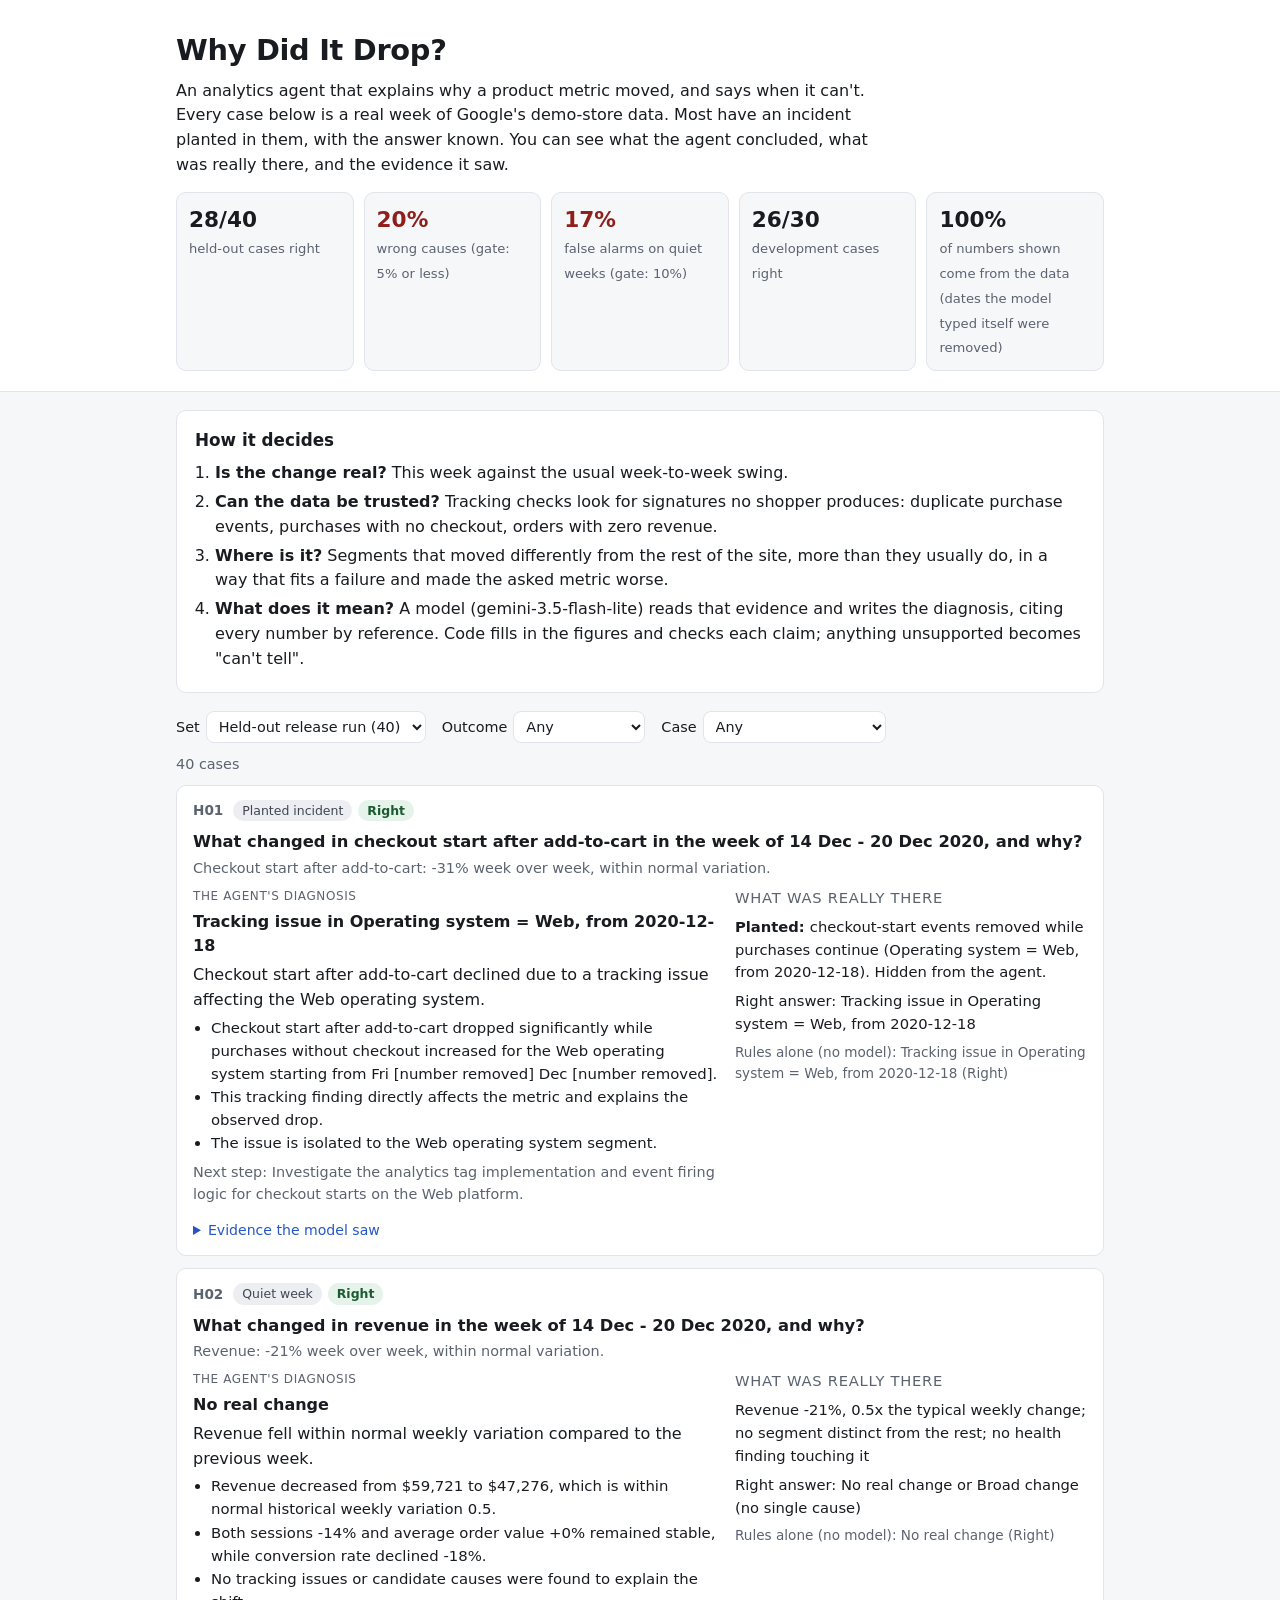
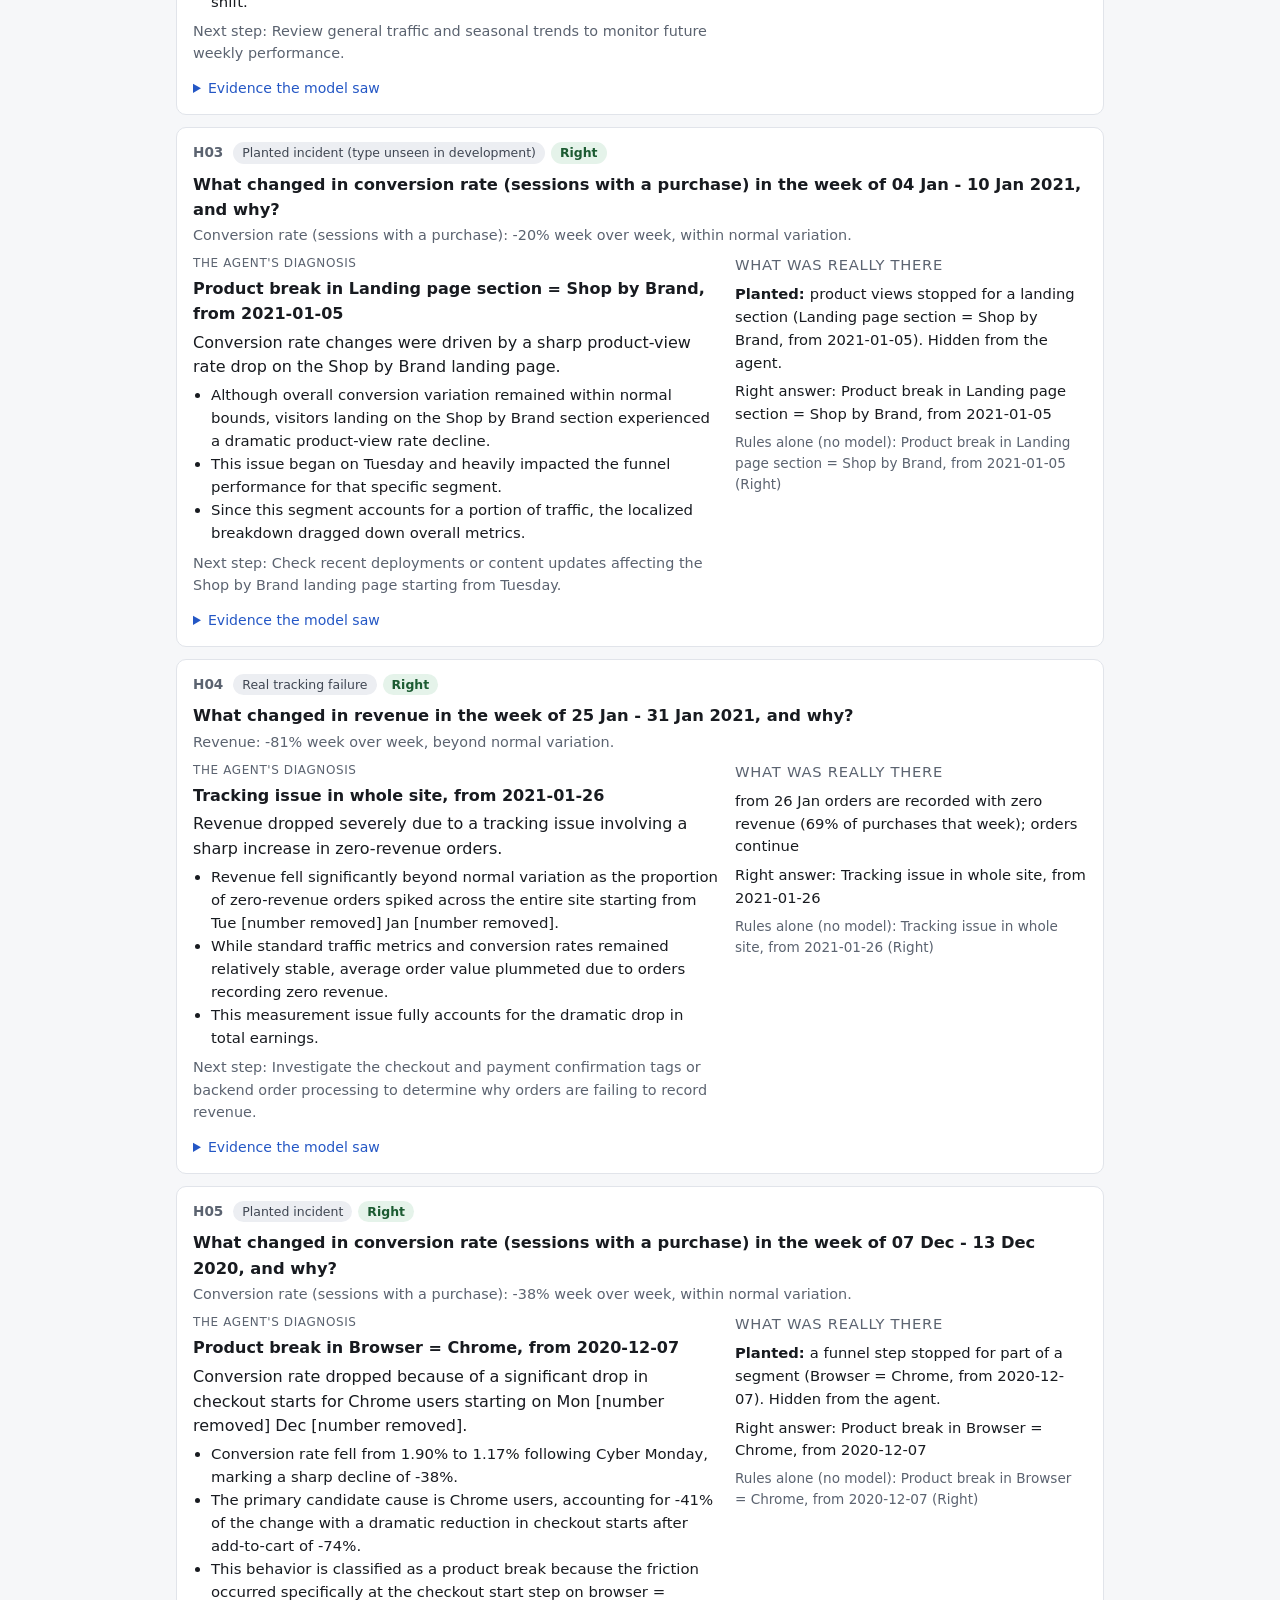
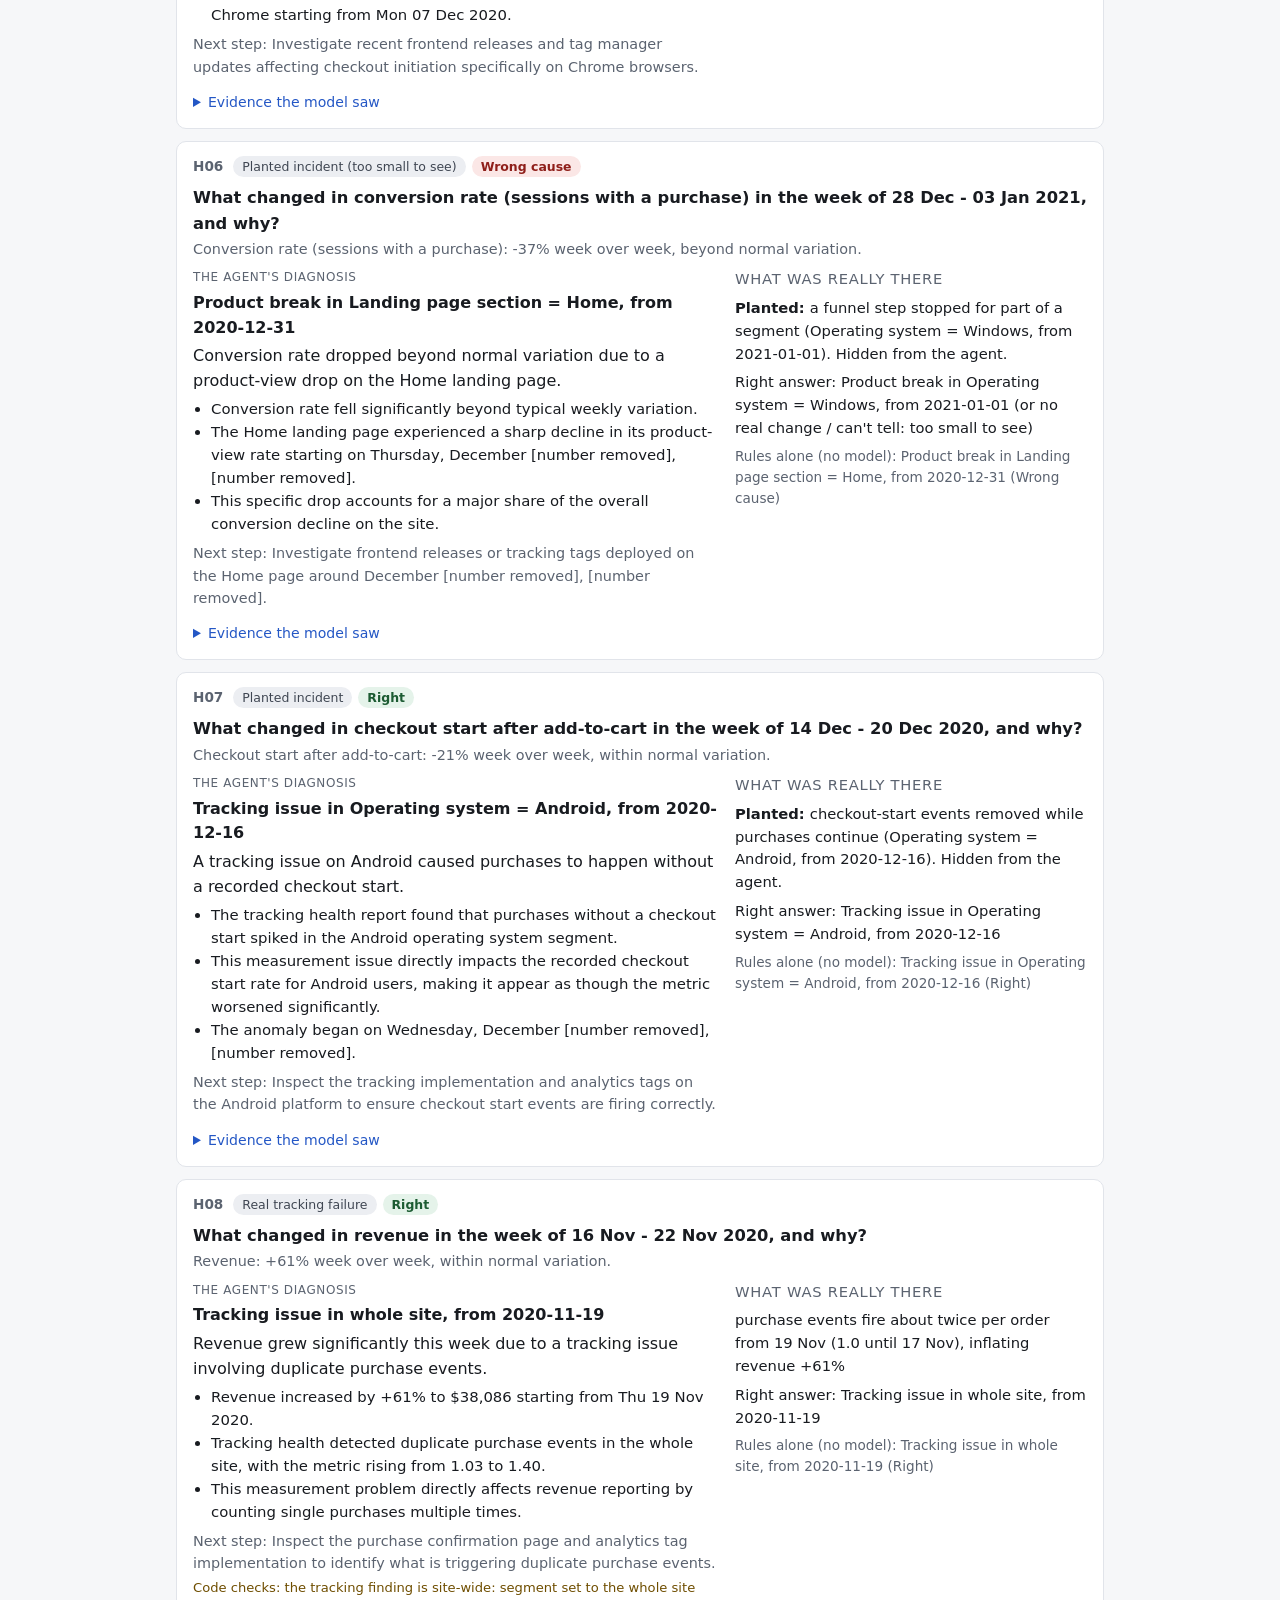
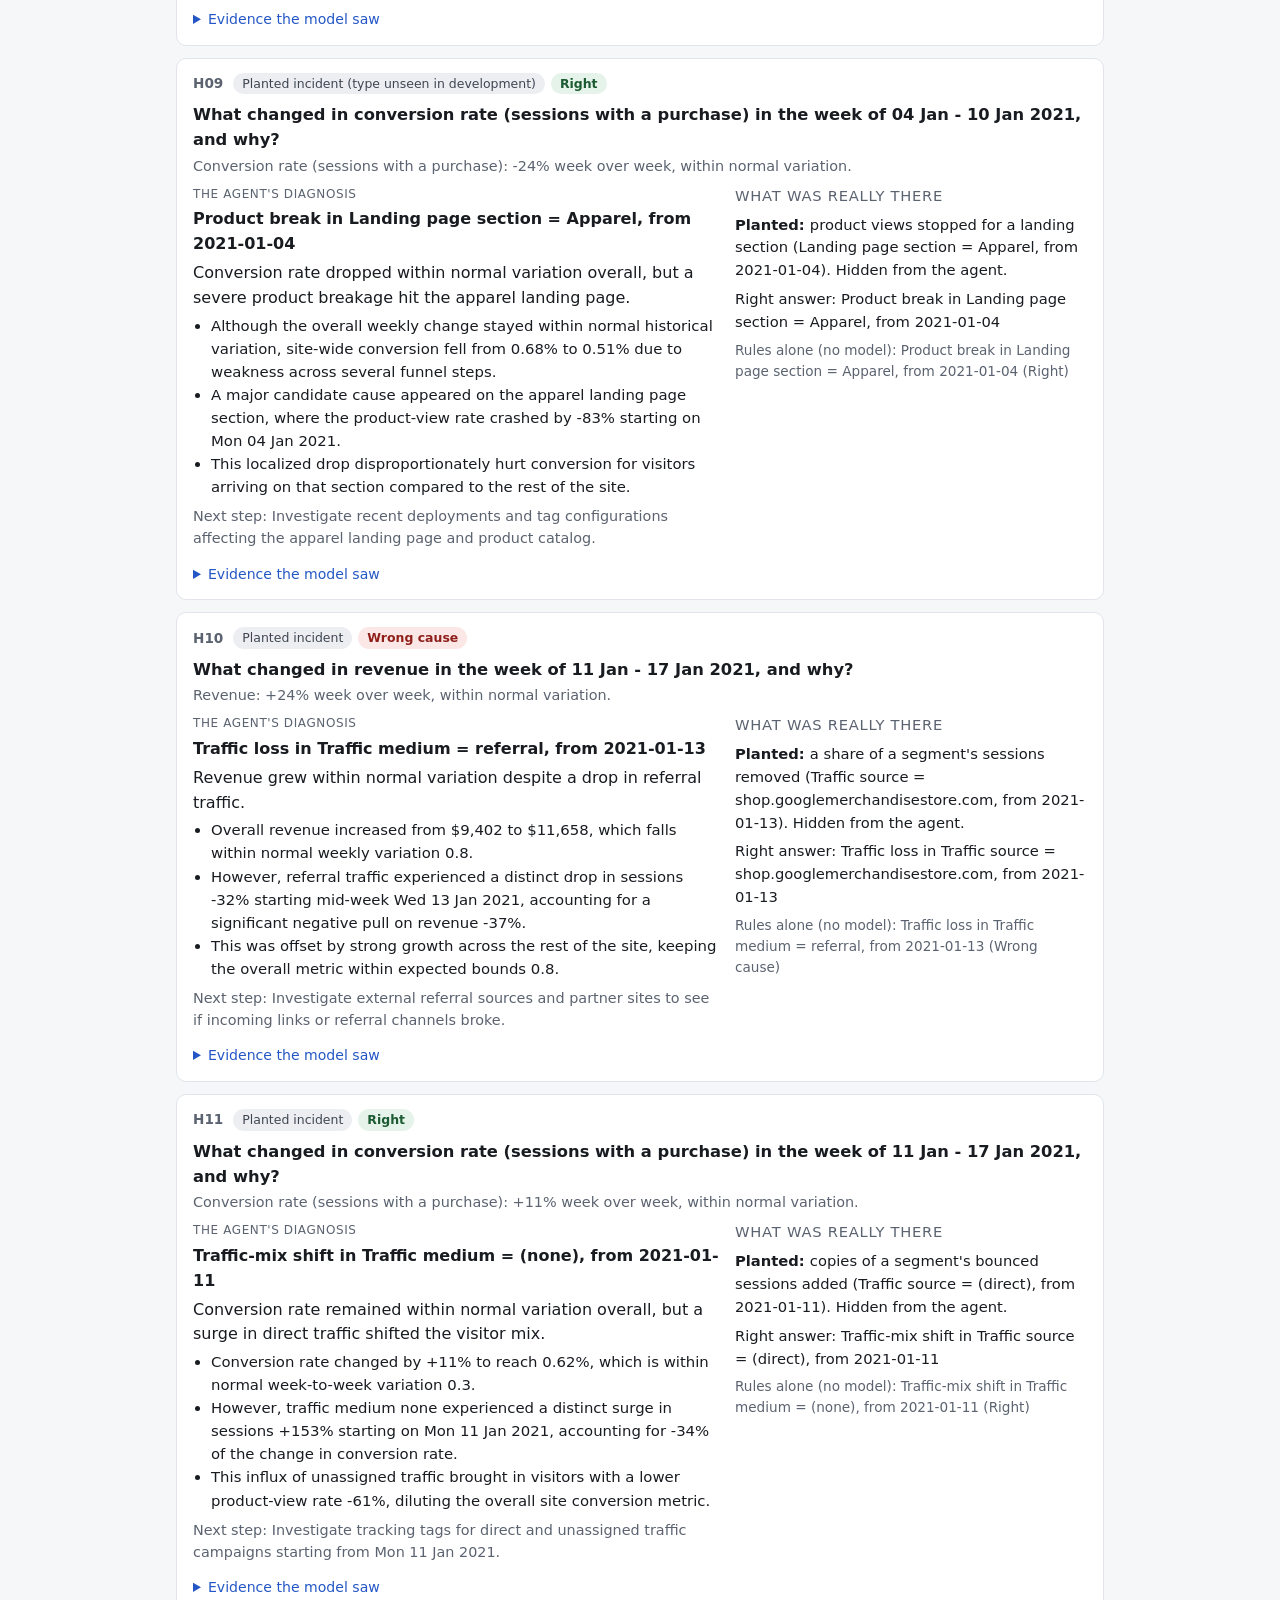
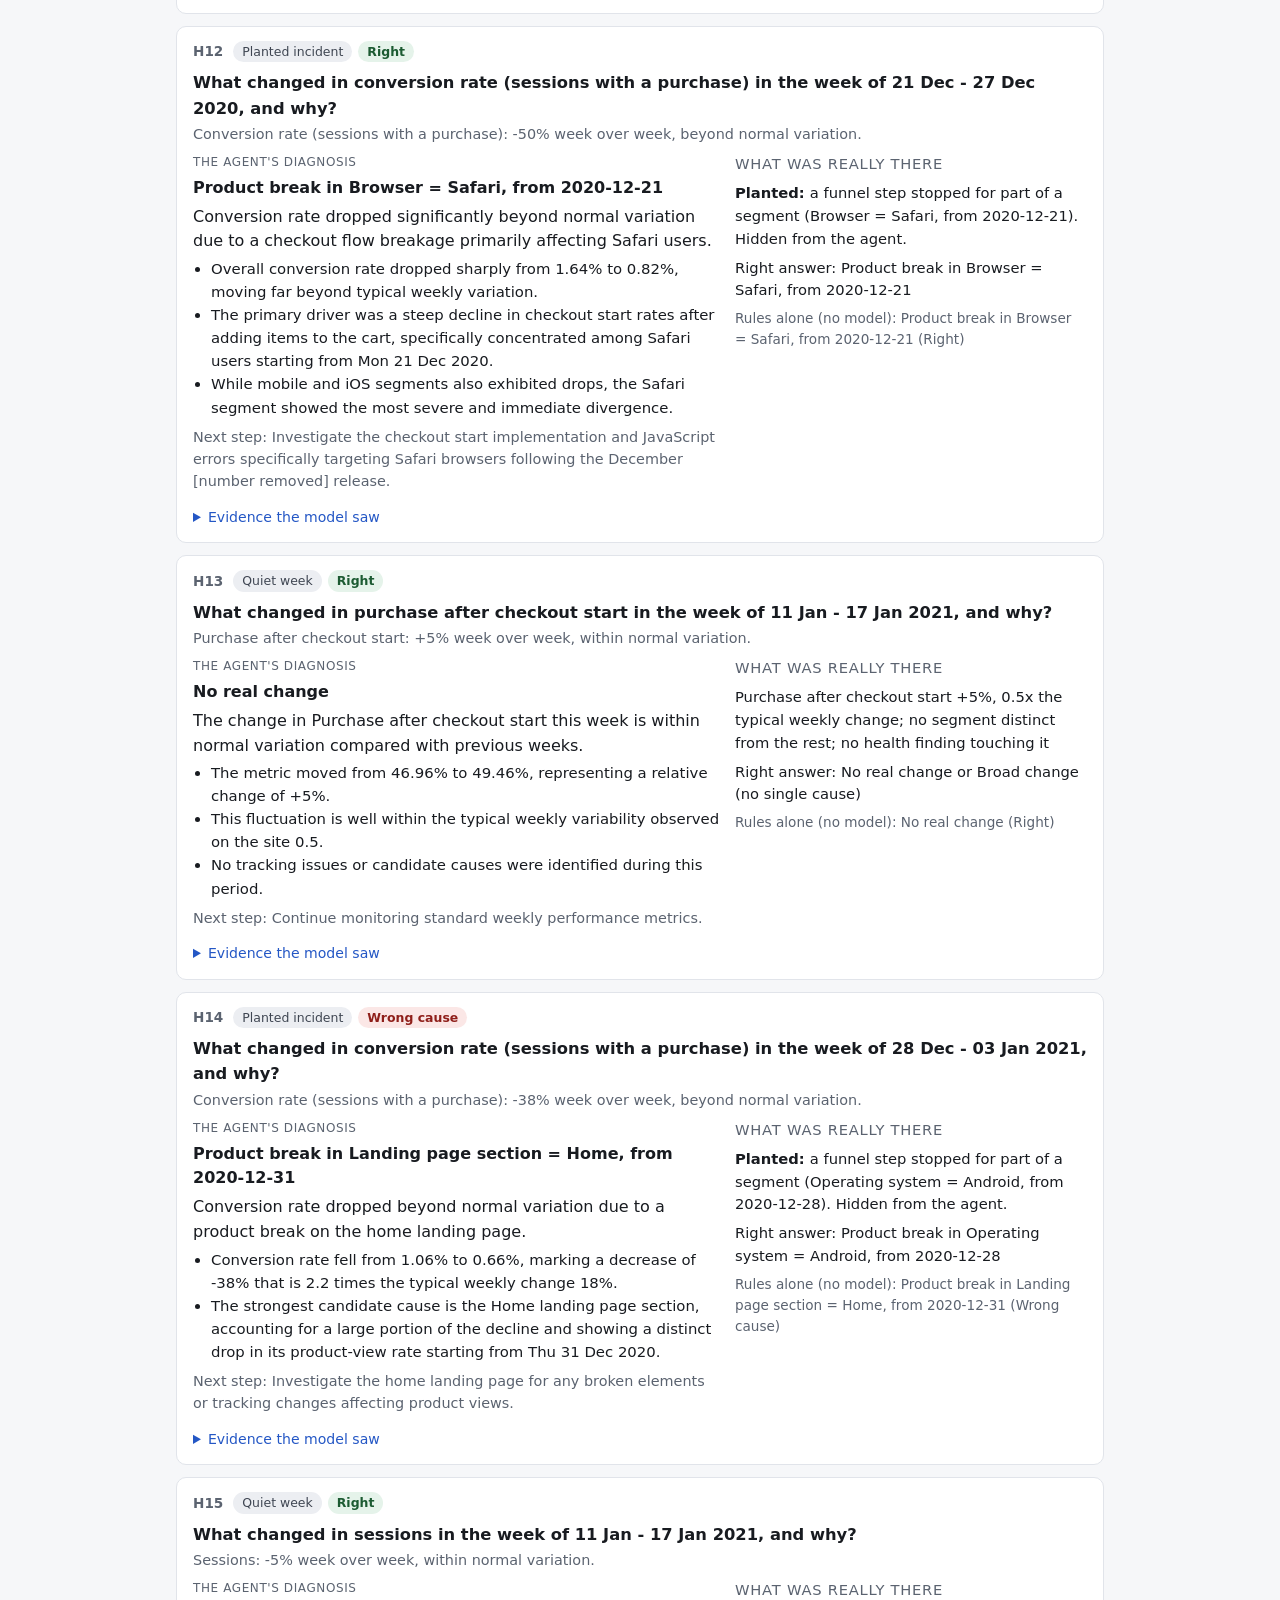
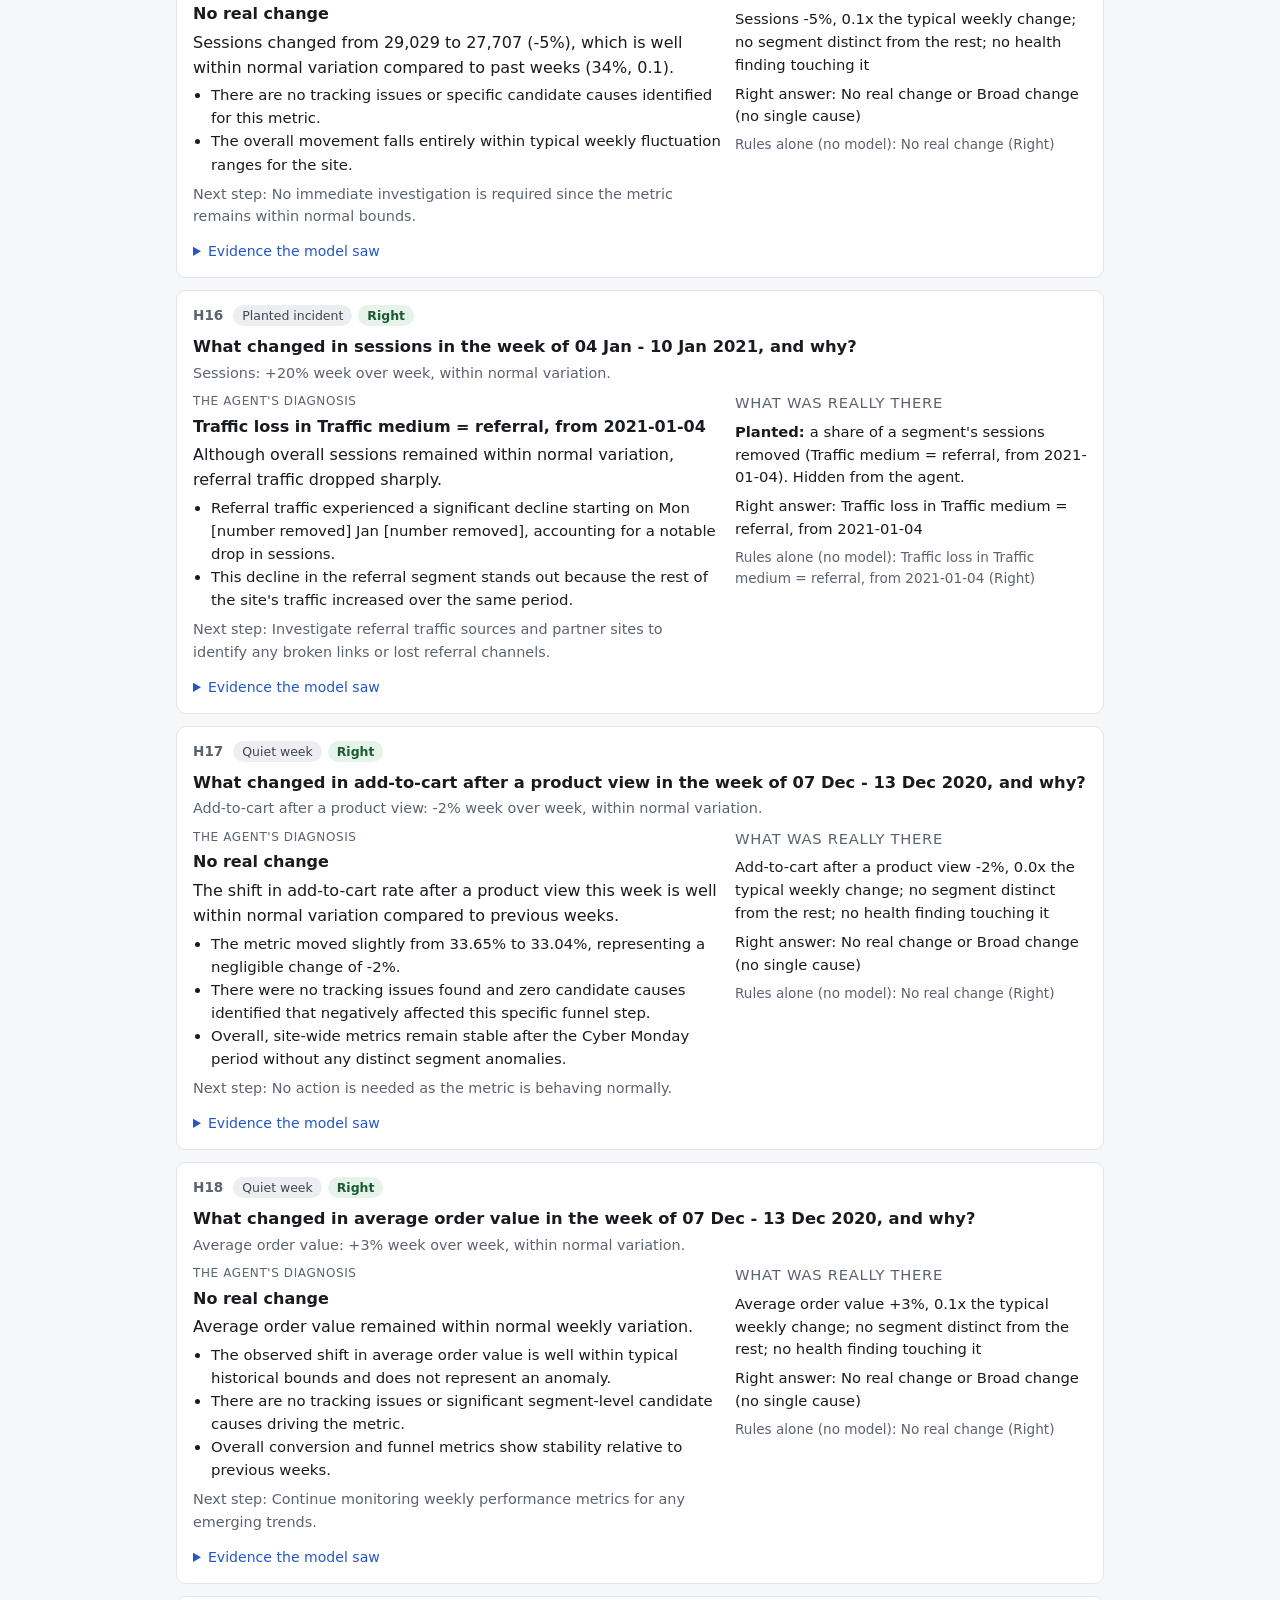
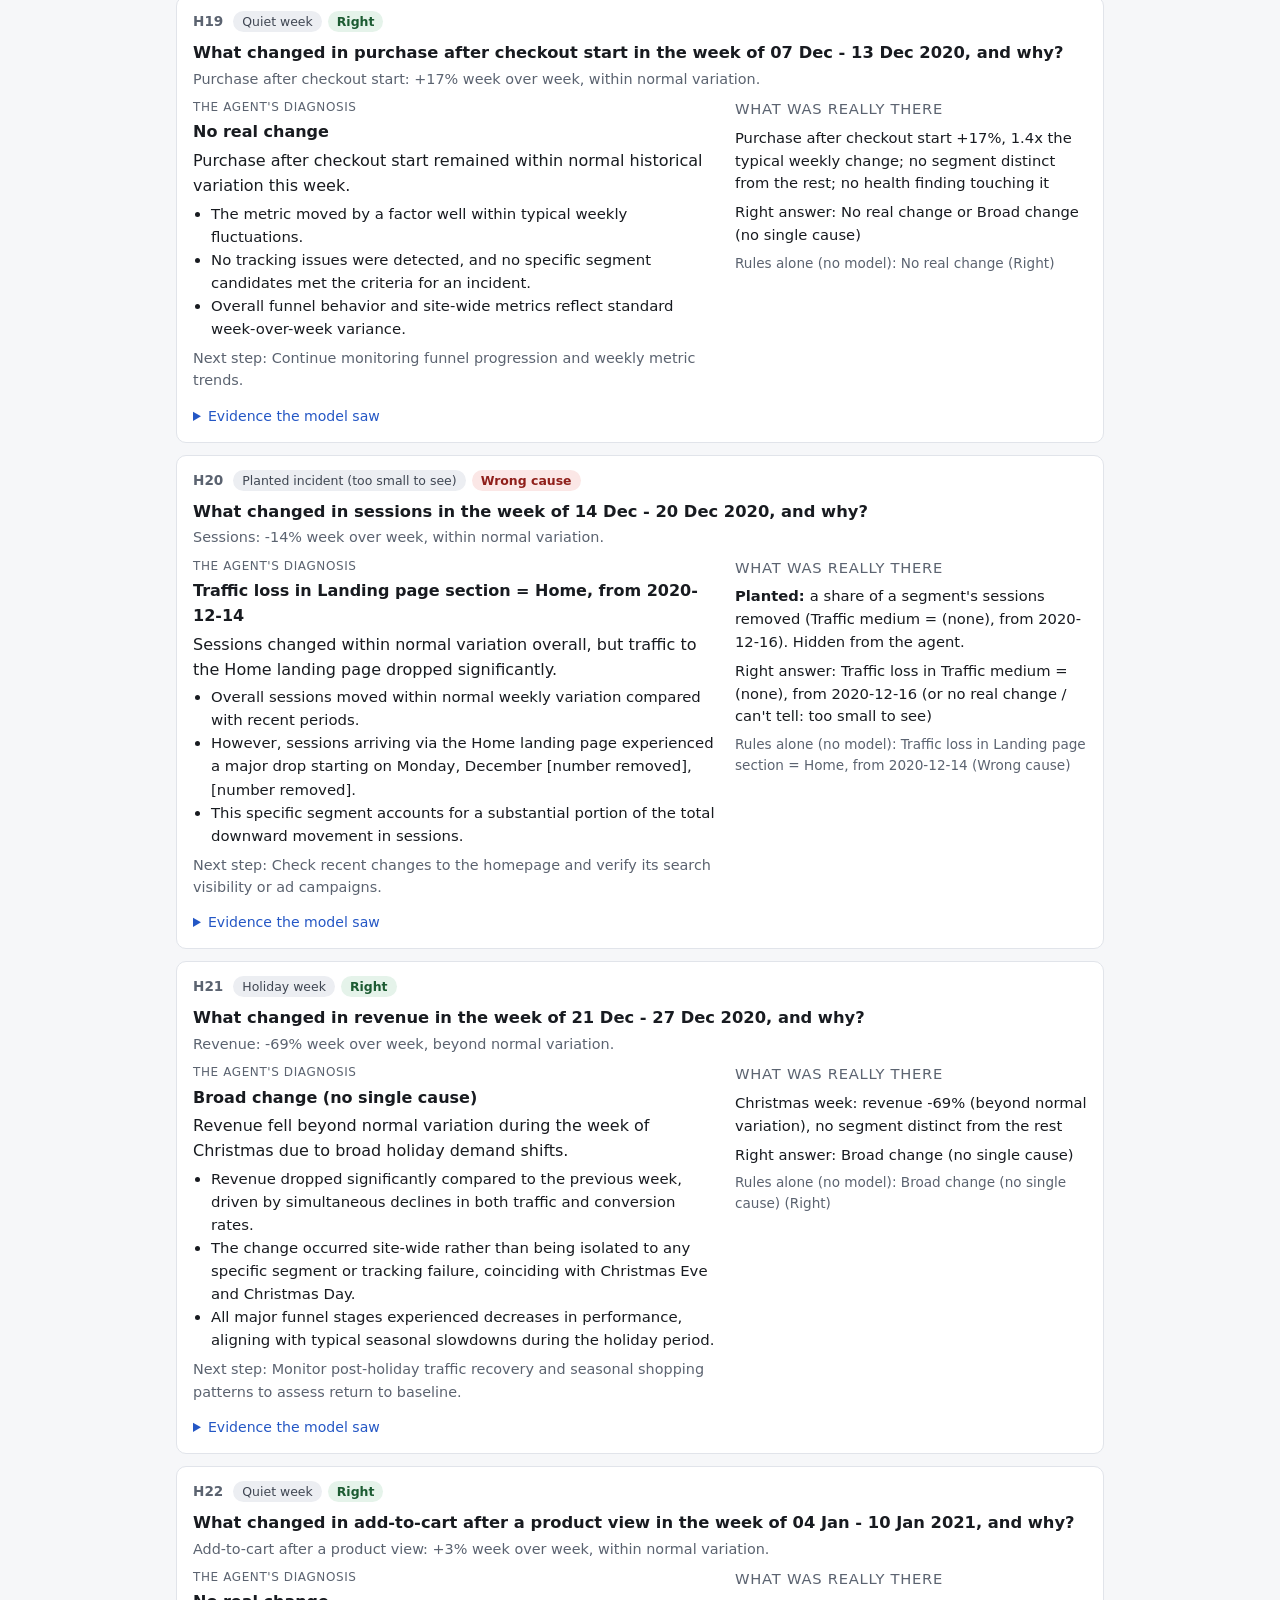
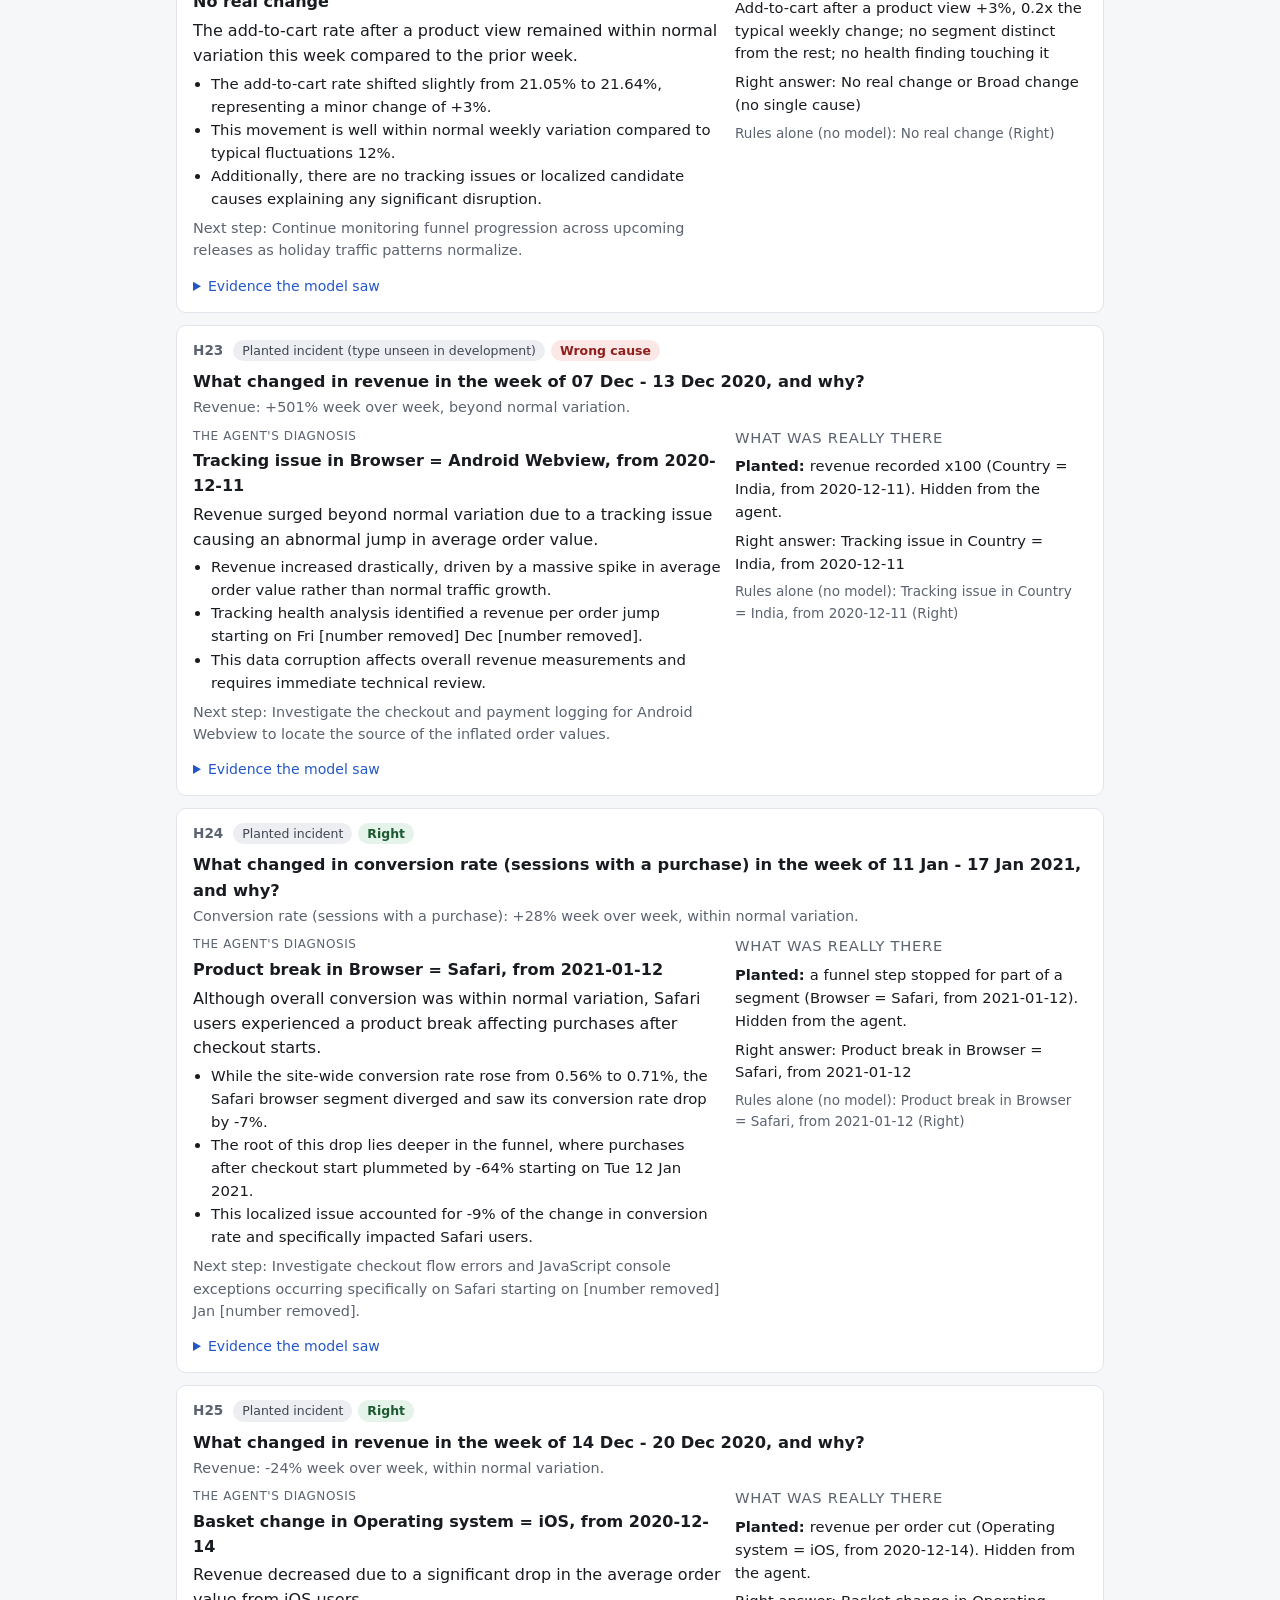
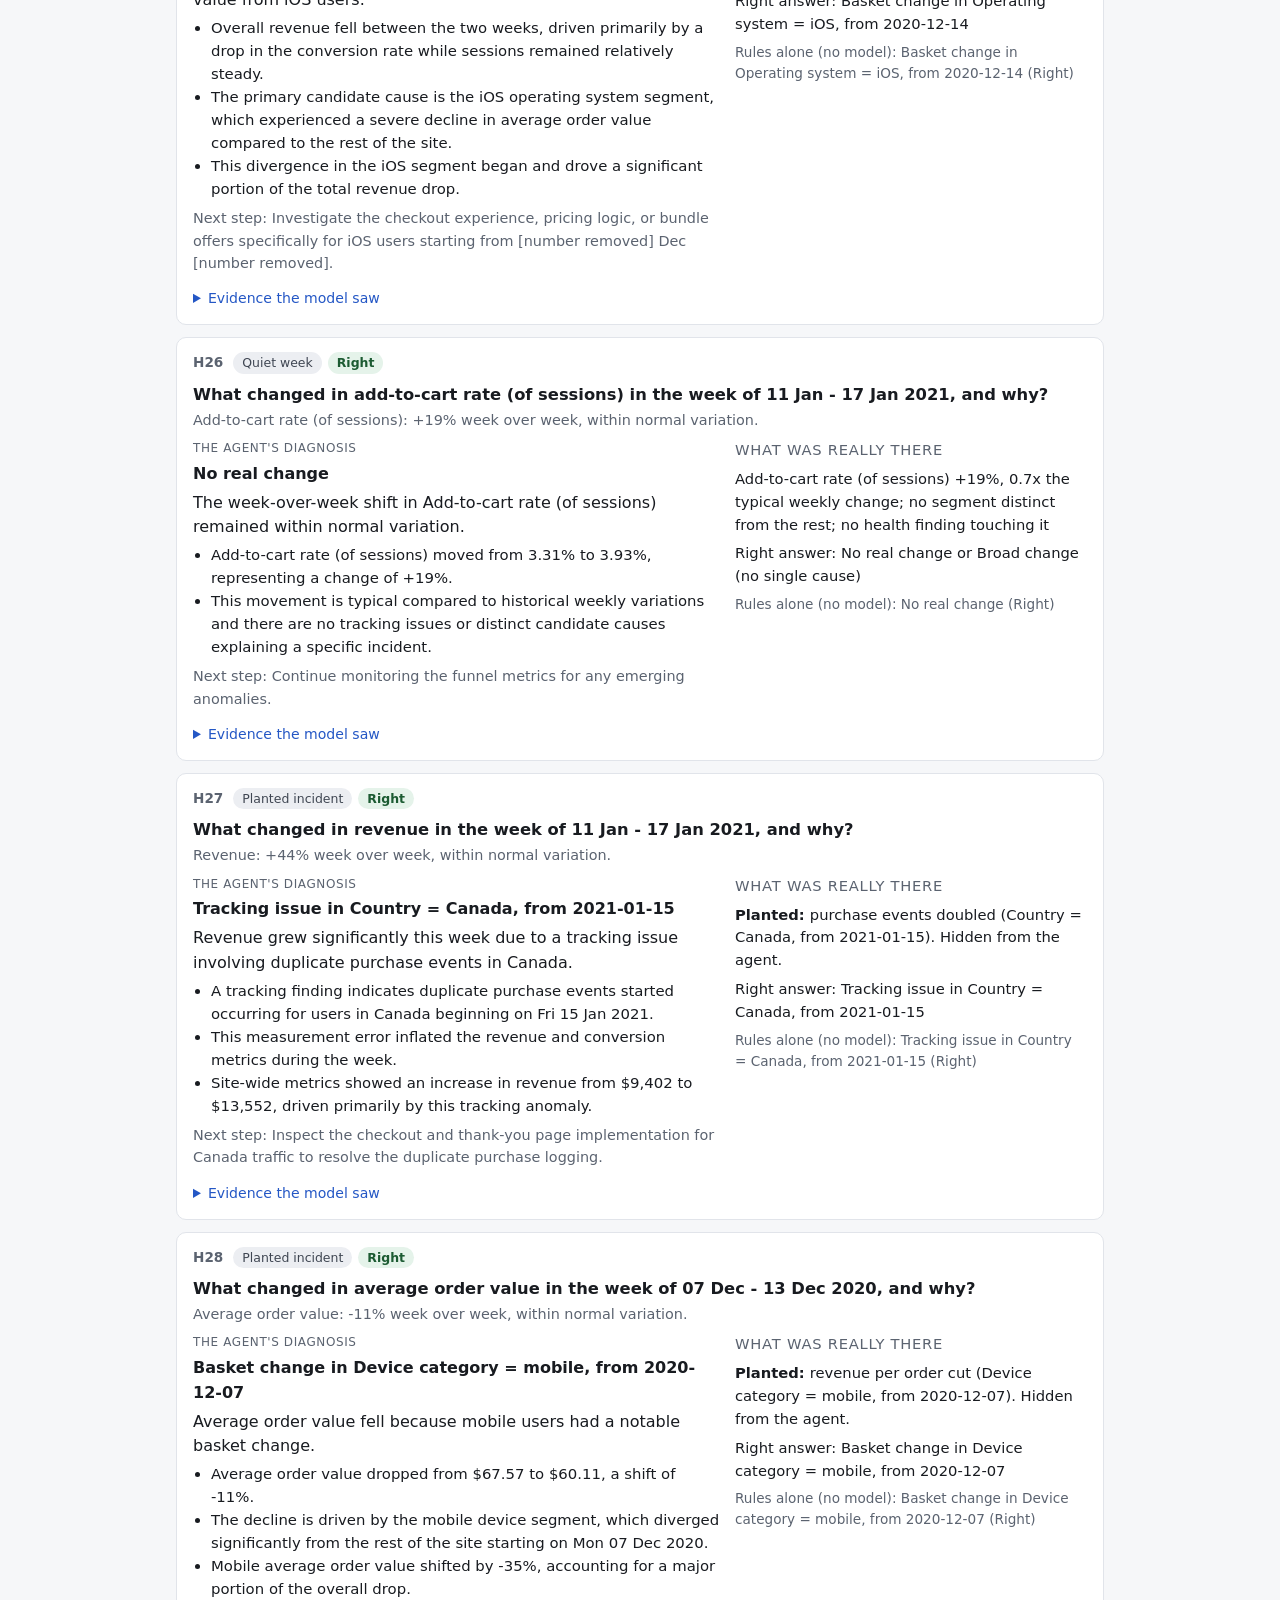
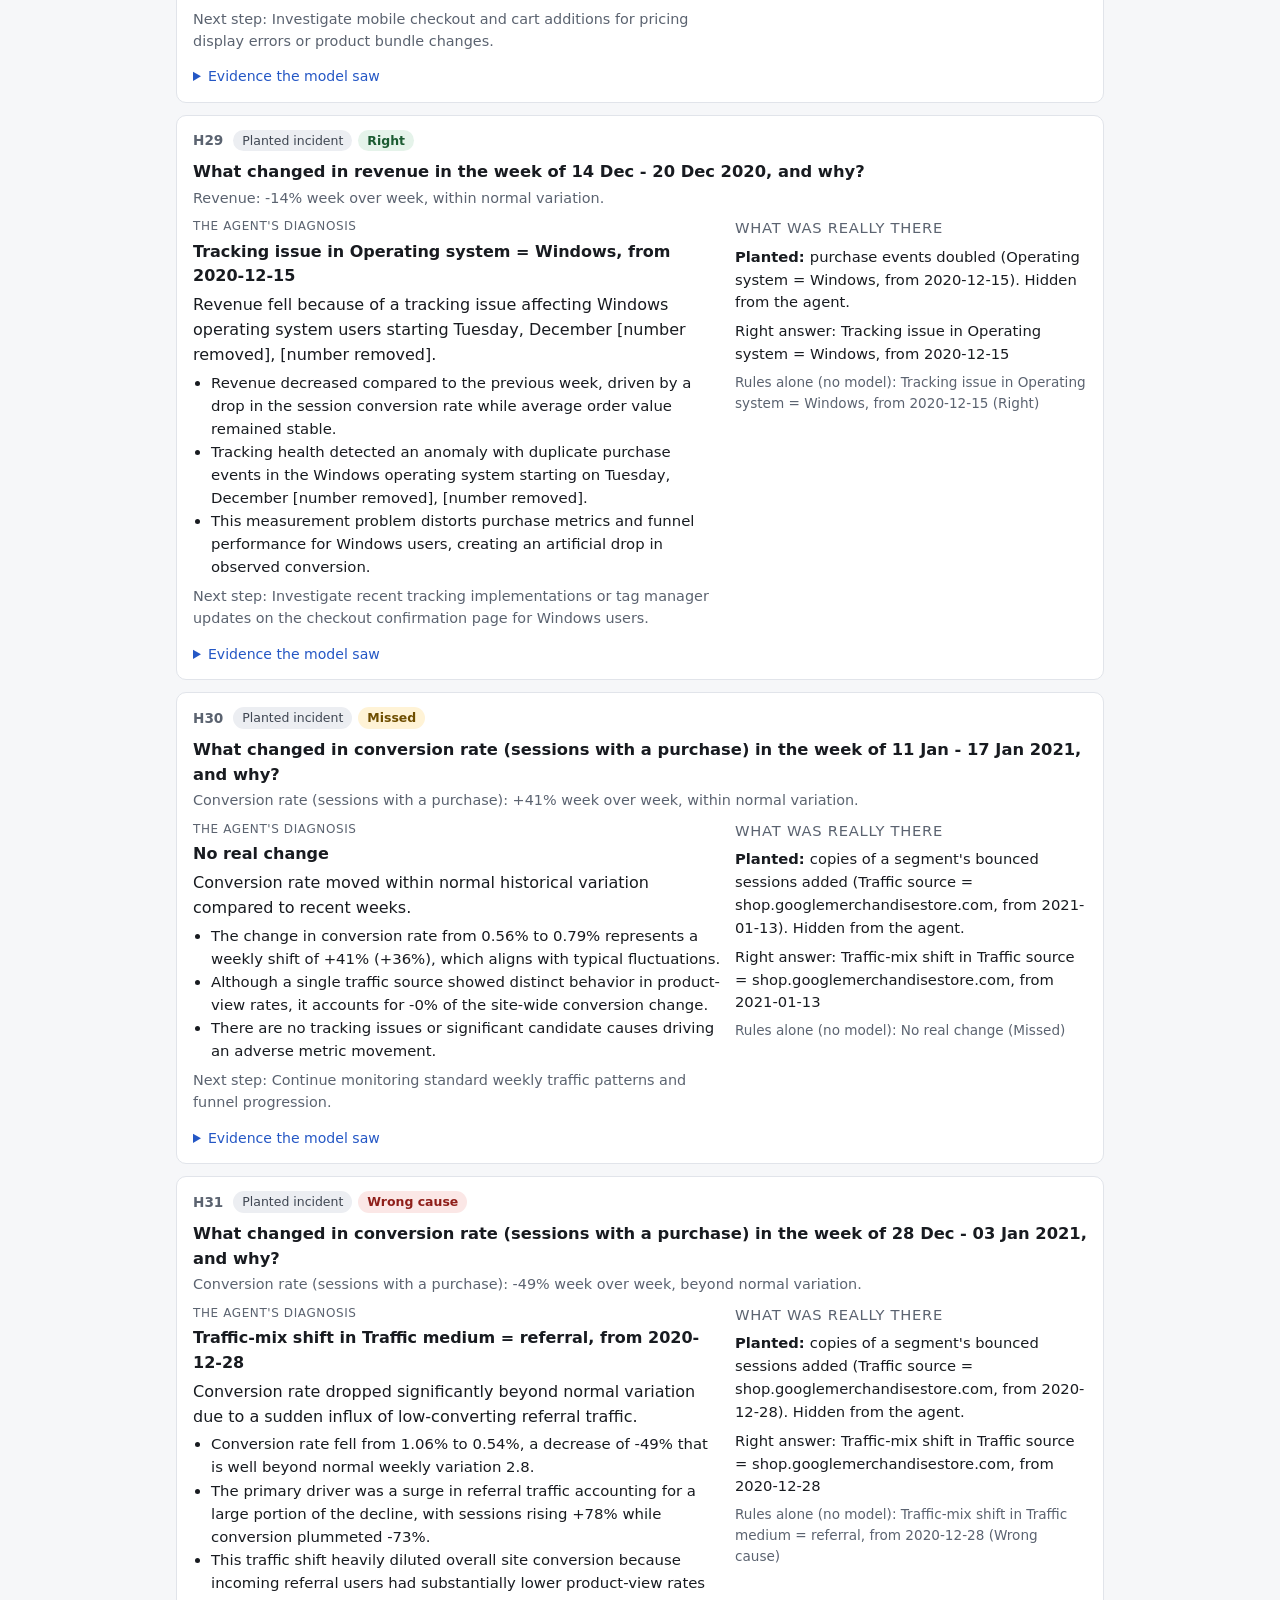
<file: site/index.html>
<!doctype html>
<html lang="en">
<head>
<meta charset="utf-8">
<meta name="viewport" content="width=device-width, initial-scale=1">
<title>Why Did It Drop?</title>
<meta name="description" content="An analytics agent that explains why a product metric moved, tested on 70 cases planted in real GA4 data, with every success and failure open to inspect.">
<link rel="stylesheet" href="style.css">
</head>
<body>
<header class="top">
  <div class="wrap">
    <h1>Why Did It Drop?</h1>
    <p class="lede">An analytics agent that explains why a product metric moved, and says when it can't. Every case
      below is a real week of Google's demo-store data. Most have an incident planted in them, with the answer known.
      You can see what the agent concluded, what was really there, and the evidence it saw.</p>
    <div class="scores" id="scores"></div>
  </div>
</header>

<main class="wrap">
  <section class="panel how">
    <h2>How it decides</h2>
    <ol>
      <li><strong>Is the change real?</strong> This week against the usual week-to-week swing.</li>
      <li><strong>Can the data be trusted?</strong> Tracking checks look for signatures no shopper produces:
        duplicate purchase events, purchases with no checkout, orders with zero revenue.</li>
      <li><strong>Where is it?</strong> Segments that moved differently from the rest of the site, more than they
        usually do, in a way that fits a failure and made the asked metric worse.</li>
      <li><strong>What does it mean?</strong> A model (gemini-3.5-flash-lite) reads that evidence and writes the
        diagnosis, citing every number by reference. Code fills in the figures and checks each claim; anything
        unsupported becomes "can't tell".</li>
    </ol>
  </section>

  <section class="controls" aria-label="Filters">
    <label>Set
      <select id="split"><option value="all">All 70</option><option value="dev">Development (30)</option>
        <option value="holdout" selected>Held-out release run (40)</option></select></label>
    <label>Outcome
      <select id="outcome"><option value="all">Any</option><option value="right">Right</option>
        <option value="wrong">Wrong cause</option><option value="false_alarm">False alarm</option>
        <option value="missed">Missed</option><option value="abstained">Can't tell</option></select></label>
    <label>Case
      <select id="kind"><option value="all">Any</option><option value="planted">Planted incident</option>
        <option value="natural">Real tracking failure</option><option value="broad">Holiday week</option>
        <option value="quiet">Quiet week</option></select></label>
  </section>
  <p class="count" id="count" aria-live="polite"></p>
  <div id="list"></div>

  <section class="panel about">
    <h2>What the results mean</h2>
    <p>The release gate was strict: at most 5% wrong causes, at least 75% of incidents right, at most 10% false
      alarms on quiet weeks. <strong>The held-out run failed it.</strong> Most misses came from the data's own
      real campaign shifts (new visitors in early December, Home-page traffic over New Year), named instead of the
      planted incident. The model also added no measurable decision value: it gave the same outcome as the
      deterministic rules on 38 of 40 held-out cases, too few disagreements to call either one better. Its job is
      the explanation.
      <a href="https://github.com/AKSHAYKUMARDHAR/Why-Did-It-Drop/blob/main/eval/RUNS.md">Every run, with its errors</a> ·
      <a href="https://github.com/AKSHAYKUMARDHAR/Why-Did-It-Drop/blob/main/data/BENCHMARK_GUIDE.md">How the benchmark was built</a></p>
    <p class="small">Data: Google's public GA4 demo-store export (Google Merchandise Store, Nov 2020 to Jan 2021,
      obfuscated by Google). Built by <a href="https://akshaykumardhar.github.io/">Akshay Kumar Dhar</a> ·
      <a href="https://github.com/AKSHAYKUMARDHAR/Why-Did-It-Drop">Code and data</a></p>
  </section>
</main>

<template id="card">
  <article class="card">
    <div class="card-top"><span class="cid"></span><span class="badge kind"></span><span class="badge outcome"></span></div>
    <h3 class="q"></h3>
    <p class="headline-change"></p>
    <div class="cols">
      <div class="col answer">
        <p class="col-title">The agent's diagnosis</p>
        <p class="verdict"></p>
        <p class="ahead"></p>
        <ul class="expl"></ul>
        <p class="next"></p>
        <p class="notes"></p>
      </div>
      <div class="col truth">
        <p class="col-title">What was really there</p>
        <p class="planted"></p>
        <p class="expect"></p>
        <p class="base"></p>
      </div>
    </div>
    <details class="evidence"><summary>Evidence the model saw</summary><pre></pre></details>
  </article>
</template>
<script src="app.js"></script>
</body>
</html>
</file>
<file: site/style.css>
:root {
  --bg: #f6f7f9; --surface: #ffffff; --ink: #181b20; --muted: #5b6370; --line: #e1e4ea; --accent: #2457c5;
  --ok-bg: #e5f3ea; --ok-ink: #1c5b32; --bad-bg: #fbe7e6; --bad-ink: #8f1f1a; --warn-bg: #fff3d6; --warn-ink: #6f4e00;
  --mute-bg: #eceef2; --mute-ink: #3f4652; --code: #f2f4f7; --radius: 10px;
}
@media (prefers-color-scheme: dark) {
  :root:not([data-theme="light"]) {
    --bg: #121418; --surface: #1a1d23; --ink: #e8eaee; --muted: #a2a9b4; --line: #2c3139; --accent: #7aa2ff;
    --ok-bg: #163222; --ok-ink: #9fdcb4; --bad-bg: #3a1a19; --bad-ink: #f4a7a2; --warn-bg: #3a2f10; --warn-ink: #f0cf78;
    --mute-bg: #262a31; --mute-ink: #c3c8d0; --code: #14171c;
  }
}
:root[data-theme="dark"] {
  --bg: #121418; --surface: #1a1d23; --ink: #e8eaee; --muted: #a2a9b4; --line: #2c3139; --accent: #7aa2ff;
  --ok-bg: #163222; --ok-ink: #9fdcb4; --bad-bg: #3a1a19; --bad-ink: #f4a7a2; --warn-bg: #3a2f10; --warn-ink: #f0cf78;
  --mute-bg: #262a31; --mute-ink: #c3c8d0; --code: #14171c;
}
* { box-sizing: border-box; }
html { -webkit-text-size-adjust: 100%; }
body { margin: 0; background: var(--bg); color: var(--ink); font: 16px/1.55 system-ui, -apple-system, "Segoe UI", Roboto, sans-serif; }
a { color: var(--accent); }
.wrap { max-width: 960px; margin: 0 auto; padding: 0 16px; }
.top { background: var(--surface); border-bottom: 1px solid var(--line); padding: 28px 0 20px; }
h1 { margin: 0 0 6px; font-size: 1.8rem; letter-spacing: -0.01em; }
.lede { margin: 0 0 14px; max-width: 70ch; }
.scores { display: grid; grid-template-columns: repeat(auto-fit, minmax(150px, 1fr)); gap: 10px; }
.score { border: 1px solid var(--line); border-radius: var(--radius); padding: 10px 12px; background: var(--bg); }
.score b { display: block; font-size: 1.35rem; }
.score span { color: var(--muted); font-size: 0.82rem; }
.score.fail b { color: var(--bad-ink); }
h2 { font-size: 1.05rem; margin: 0 0 8px; }
.panel { background: var(--surface); border: 1px solid var(--line); border-radius: var(--radius); padding: 16px 18px; margin: 18px 0; }
.how ol { margin: 0; padding-left: 20px; }
.how li { margin: 4px 0; }
.controls { display: flex; flex-wrap: wrap; gap: 10px 16px; align-items: center; margin: 6px 0; }
.controls label { font-size: 0.9rem; display: inline-flex; gap: 6px; align-items: center; }
select { font: inherit; padding: 6px 8px; border: 1px solid var(--line); border-radius: 8px; background: var(--surface); color: var(--ink); }
.count { color: var(--muted); font-size: 0.9rem; margin: 10px 0; }
.card { background: var(--surface); border: 1px solid var(--line); border-radius: var(--radius); padding: 14px 16px; margin: 0 0 12px; }
.card-top { display: flex; flex-wrap: wrap; gap: 6px; align-items: center; font-size: 0.85rem; }
.cid { font-weight: 600; color: var(--muted); margin-right: 4px; }
.badge { border-radius: 999px; padding: 1px 9px; font-size: 0.78rem; background: var(--mute-bg); color: var(--mute-ink); }
.badge.right { background: var(--ok-bg); color: var(--ok-ink); font-weight: 600; }
.badge.wrong, .badge.false_alarm { background: var(--bad-bg); color: var(--bad-ink); font-weight: 600; }
.badge.missed, .badge.abstained { background: var(--warn-bg); color: var(--warn-ink); font-weight: 600; }
.card h3 { font-size: 1.02rem; margin: 8px 0 2px; }
.headline-change { margin: 0 0 8px; color: var(--muted); font-size: 0.9rem; }
.cols { display: grid; grid-template-columns: 3fr 2fr; gap: 14px; }
.col { min-width: 0; }
.col-title { font-size: 0.75rem; text-transform: uppercase; letter-spacing: 0.05em; color: var(--muted); margin: 0 0 4px; }
.verdict { font-weight: 600; margin: 0 0 4px; }
.ahead { margin: 0 0 4px; }
.expl { margin: 0 0 6px; padding-left: 18px; font-size: 0.93rem; }
.next { margin: 0; font-size: 0.9rem; color: var(--muted); }
.notes { margin: 4px 0 0; font-size: 0.82rem; color: var(--warn-ink); }
.truth p { margin: 0 0 6px; font-size: 0.92rem; }
.truth .base { color: var(--muted); font-size: 0.85rem; }
details.evidence { margin-top: 10px; }
details.evidence summary { cursor: pointer; color: var(--accent); font-size: 0.88rem; }
details.evidence pre { white-space: pre-wrap; overflow-wrap: anywhere; background: var(--code); border: 1px solid var(--line);
  border-radius: 8px; padding: 10px; font: 0.78rem/1.45 ui-monospace, "Cascadia Mono", Consolas, monospace; max-height: 420px; overflow: auto; }
.small { color: var(--muted); font-size: 0.85rem; }
@media (max-width: 700px) {
  .cols { grid-template-columns: 1fr; }
  h1 { font-size: 1.5rem; }
}
</file>
